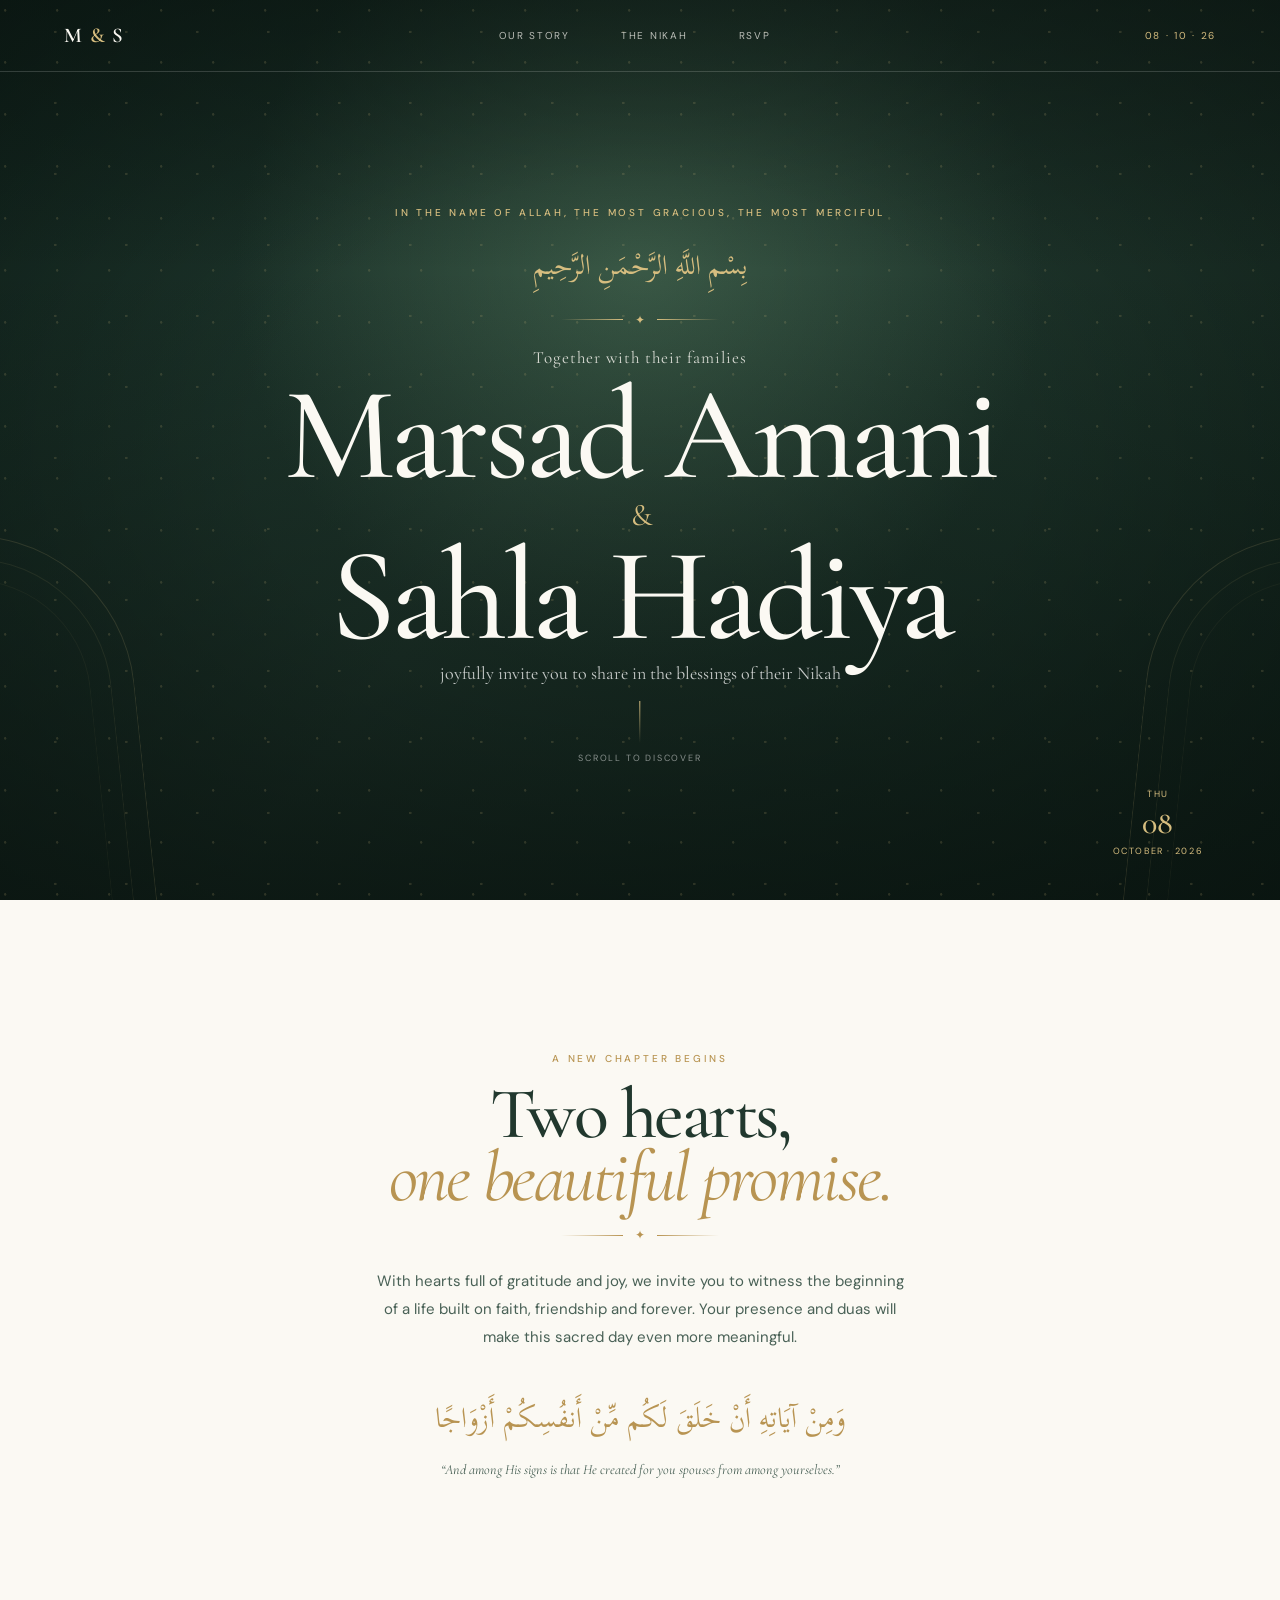
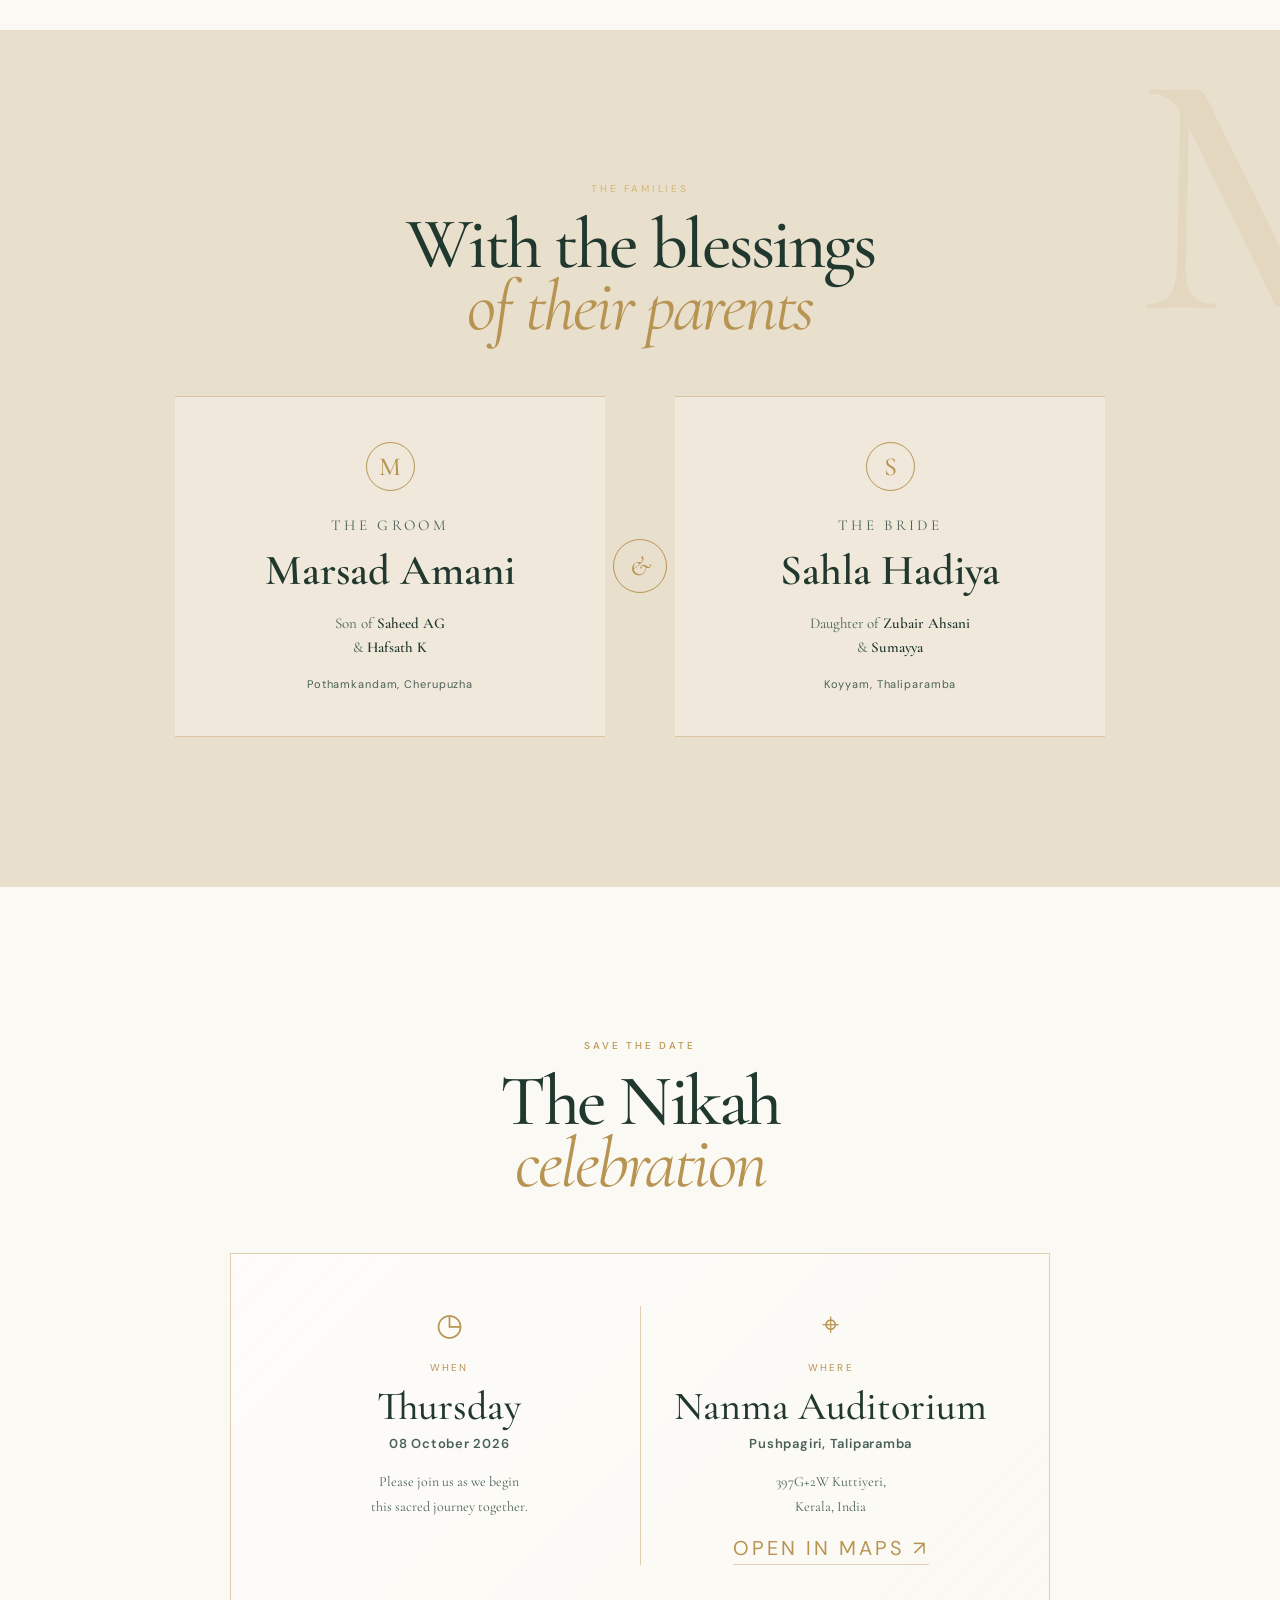
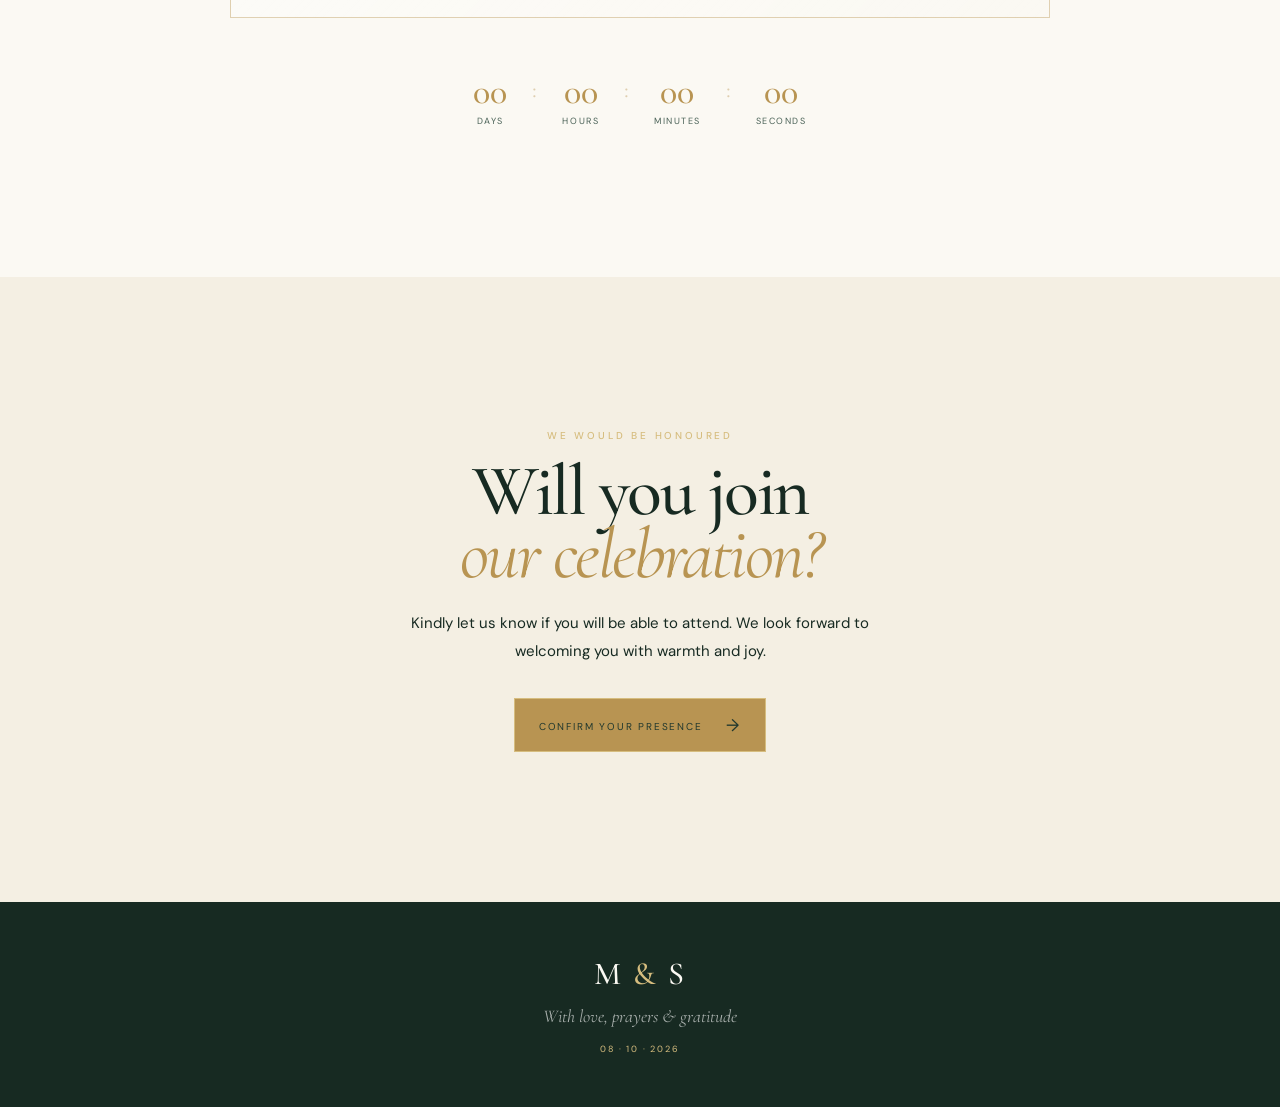
<file: index.html>
<!doctype html>
<html lang="en">

<head>
  <meta charset="utf-8">
  <meta name="viewport" content="width=device-width, initial-scale=1">
  <meta name="theme-color" content="#20372c">
  <title>Marsad Amani& Sahla Hadiya— Nikah Invitation</title>
  <meta name="description"
    content="The Nikah invitation of Marsad Amani and Sahla Hadiya on 08 October 2026 at Namna Auditorium, Pushpagiri, Taliparamba.">
  <link rel="preconnect" href="https://fonts.googleapis.com">
  <link rel="preconnect" href="https://fonts.gstatic.com" crossorigin>
  <link
    href="https://fonts.googleapis.com/css2?family=Cormorant+Garamond:wght@400;500;600;700&family=DM+Sans:wght@400;500;600&family=Scheherazade+New:wght@400;700&display=swap"
    rel="stylesheet">
  <link rel="stylesheet" href="style.css">
</head>

<body>
  <!-- <div class="grain" aria-hidden="true"></div>
  <div class="loader" id="loader" aria-label="Loading invitation">
    <div class="loader-mark"><span>M</span><i>&</i><span>S</span></div>
    <p>Opening your invitation</p>
  </div> -->

  <header class="site-header" id="top">
    <a class="mini-mark" href="#top" aria-label="Back to top">M <span>&</span> S</a>
    <nav aria-label="Primary navigation">
      <a href="#story">Our story</a>
      <a href="#details">The Nikah</a>
      <a href="#rsvp">RSVP</a>
    </nav>
    <a class="header-date" href="#details">08 · 10 · 26</a>
  </header>

  <main>
    <section class="hero" id="story">
      <div class="hero-pattern" aria-hidden="true"></div>
      <div class="arch arch-left" aria-hidden="true"></div>
      <div class="arch arch-right" aria-hidden="true"></div>
      <div class="hero-inner reveal">
        <p class="eyebrow">In the name of Allah, the Most Gracious, the Most Merciful</p>
        <p class="arabic" lang="ar" dir="rtl">بِسْمِ اللَّهِ الرَّحْمَنِ الرَّحِيمِ</p>
        <div class="ornament"><span></span><b>✦</b><span></span></div>
        <p class="invite-line">Together with their families</p>
        <h1><span>Marsad Amani</span><em>&</em><span>Sahla Hadiya</span></h1>
        <p class="hero-subtitle">joyfully invite you to share in the blessings<br class="mobile-break"> of their Nikah
        </p>
        <div class="scroll-cue"><span></span><small>Scroll to discover</small></div>
      </div>
      <div class="date-stamp" aria-label="October 8, 2026"><span>THU</span><strong>08</strong><span>OCTOBER ·
          2026</span></div>
    </section>

    <section class="welcome section-pad">
      <div class="section-shell narrow reveal">
        <p class="eyebrow dark">A new chapter begins</p>
        <h2>Two hearts,<br><i>one beautiful promise.</i></h2>
        <div class="ornament dark-ornament"><span></span><b>✦</b><span></span></div>
        <p class="body-copy">With hearts full of gratitude and joy, we invite you to witness the beginning of a life
          built on faith, friendship and forever. Your presence and duas will make this sacred day even more meaningful.
        </p>
        <p class="arabic quote" lang="ar" dir="rtl">وَمِنْ آيَاتِهِ أَنْ خَلَقَ لَكُم مِّنْ أَنفُسِكُمْ أَزْوَاجًا</p>
        <p class="translation">“And among His signs is that He created for you spouses from among yourselves.”</p>
      </div>
    </section>

    <section class="couple-section section-pad">
      <div class="section-shell">
        <div class="section-heading reveal">
          <p class="eyebrow">The families</p>
          <h2>With the blessings<br><i>of their parents</i></h2>
        </div>
        <div class="family-grid">
          <article class="family-card reveal">
            <div class="family-letter">M</div>
            <p class="card-label">The groom</p>
            <h3>Marsad Amani</h3>
            <p>Son of <strong>Saheed AG</strong><br>&amp; <strong>Hafsath K</strong></p><span>Pothamkandam,
              Cherupuzha</span>
          </article>
          <div class="ampersand reveal">&amp;</div>
          <article class="family-card reveal">
            <div class="family-letter">S</div>
            <p class="card-label">The bride</p>
            <h3>Sahla Hadiya</h3>
            <p>Daughter of <strong>Zubair Ahsani</strong><br>&amp; <strong>Sumayya</strong></p><span>Koyyam,
              Thaliparamba</span>
          </article>
        </div>
      </div>
    </section>

    <section class="details section-pad" id="details">
      <div class="section-shell">
        <div class="section-heading reveal">
          <p class="eyebrow dark">Save the date</p>
          <h2>The Nikah<br><i>celebration</i></h2>
        </div>
        <div class="detail-card reveal">
          <div class="detail-block">
            <div class="detail-icon">◷</div>
            <p class="card-label">When</p>
            <h3>Thursday</h3><strong>08 October 2026</strong>
            <p>Please join us as we begin<br>this sacred journey together.</p>
          </div>
          <div class="detail-divider"></div>
          <div class="detail-block">
            <div class="detail-icon">⌖</div>
            <p class="card-label">Where</p>
            <h3>Nanma Auditorium</h3><strong>Pushpagiri, Taliparamba</strong>
            <p>397G+2W Kuttiyeri,<br>Kerala, India</p><a class="text-link"
              href="https://www.google.com/maps/search/?api=1&query=Namna+Auditorium+Pushpagiri+Taliparamba"
              target="_blank" rel="noreferrer">Open in maps ↗</a>
          </div>
        </div>
        <div class="countdown reveal" aria-label="Countdown to the Nikah">
          <div><strong id="days">--</strong><span>Days</span></div><i>:</i>
          <div><strong id="hours">--</strong><span>Hours</span></div><i>:</i>
          <div><strong id="minutes">--</strong><span>Minutes</span></div><i>:</i>
          <div><strong id="seconds">--</strong><span>Seconds</span></div>
        </div>
      </div>
    </section>


    <!-- <section class="nasheed-section section-pad" id="nasheed">
      <div class="section-shell narrow reveal">
        <p class="eyebrow dark">A melody for the moment</p>
        <h2>Wedding<br><i>nasheed</i></h2>
        <p class="body-copy">Press play to listen to the nasheed chosen to accompany this celebration. May its words
          bring peace, blessings and joy.</p>
        <div class="nasheed-card">
          <div class="nasheed-art" aria-hidden="true"><span>♪</span></div>
          <div class="nasheed-copy">
            <p class="card-label">Our chosen soundtrack</p>
            <h3>With love &amp; duas</h3>
            <p>Tap play when you are ready</p>
          </div>
          <div class="nasheed-video"><iframe src="https://www.youtube-nocookie.com/embed/ivrumxRUz_Y?rel=0"
              title="Wedding nasheed" loading="lazy"
              allow="accelerometer; autoplay; clipboard-write; encrypted-media; gyroscope; picture-in-picture; web-share"
              allowfullscreen></iframe></div>
        </div>
      </div>
    </section> -->

    <section class="rsvp section-pad" id="rsvp">
      <div class="section-shell narrow reveal">
        <p class="eyebrow">We would be honoured</p>
        <h2>Will you join<br><i>our celebration?</i></h2>
        <p class="body-copy">Kindly let us know if you will be able to attend. We look forward to welcoming you with
          warmth and joy.</p>
        <button class="gold-button" id="rsvp-btn" type="button">Confirm your presence <span>→</span></button>
        <form id="rsvp-form" class="rsvp-form" hidden>
          <label>Your name<input id="name" name="name" type="text" placeholder="Enter your name" required></label>
          <label>Will you be joining us?<select id="attending" name="attending">
              <option>Yes, with pleasure</option>
              <option>Regretfully, I cannot attend</option>
            </select></label>
          <div class="form-actions"><button class="gold-button" type="submit">Send RSVP <span>→</span></button><button
              class="cancel-button" id="cancel-btn" type="button">Cancel</button></div>
        </form>
        <p class="form-success" id="form-success" hidden>Thank you, <span></span>. Your response has been received with
          gratitude.</p>
      </div>
    </section>
  </main>

  <footer class="site-footer">
    <div class="footer-mark">M <span>&</span> S</div>
    <p>With love, prayers &amp; gratitude</p><small>08 · 10 · 2026</small>
  </footer>
  <script src="script.js"></script>
</body>

</html>
</file>
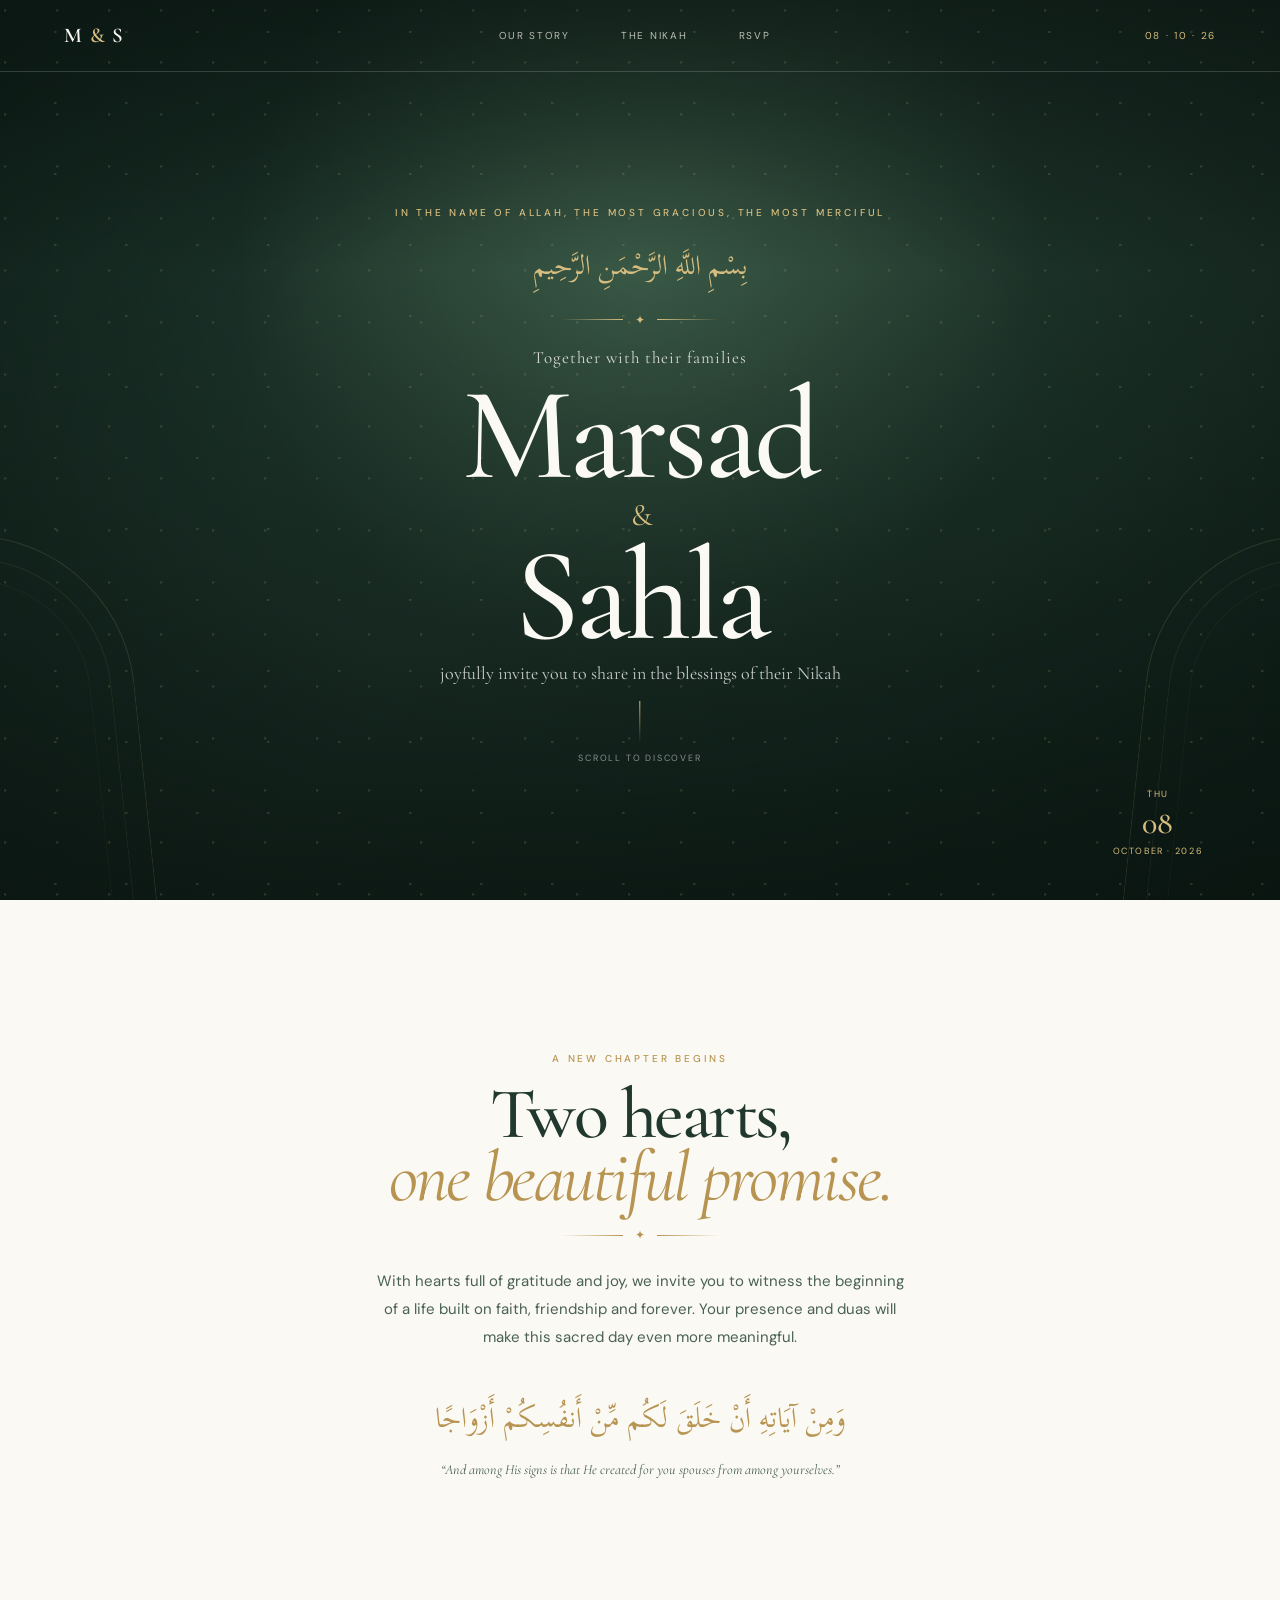
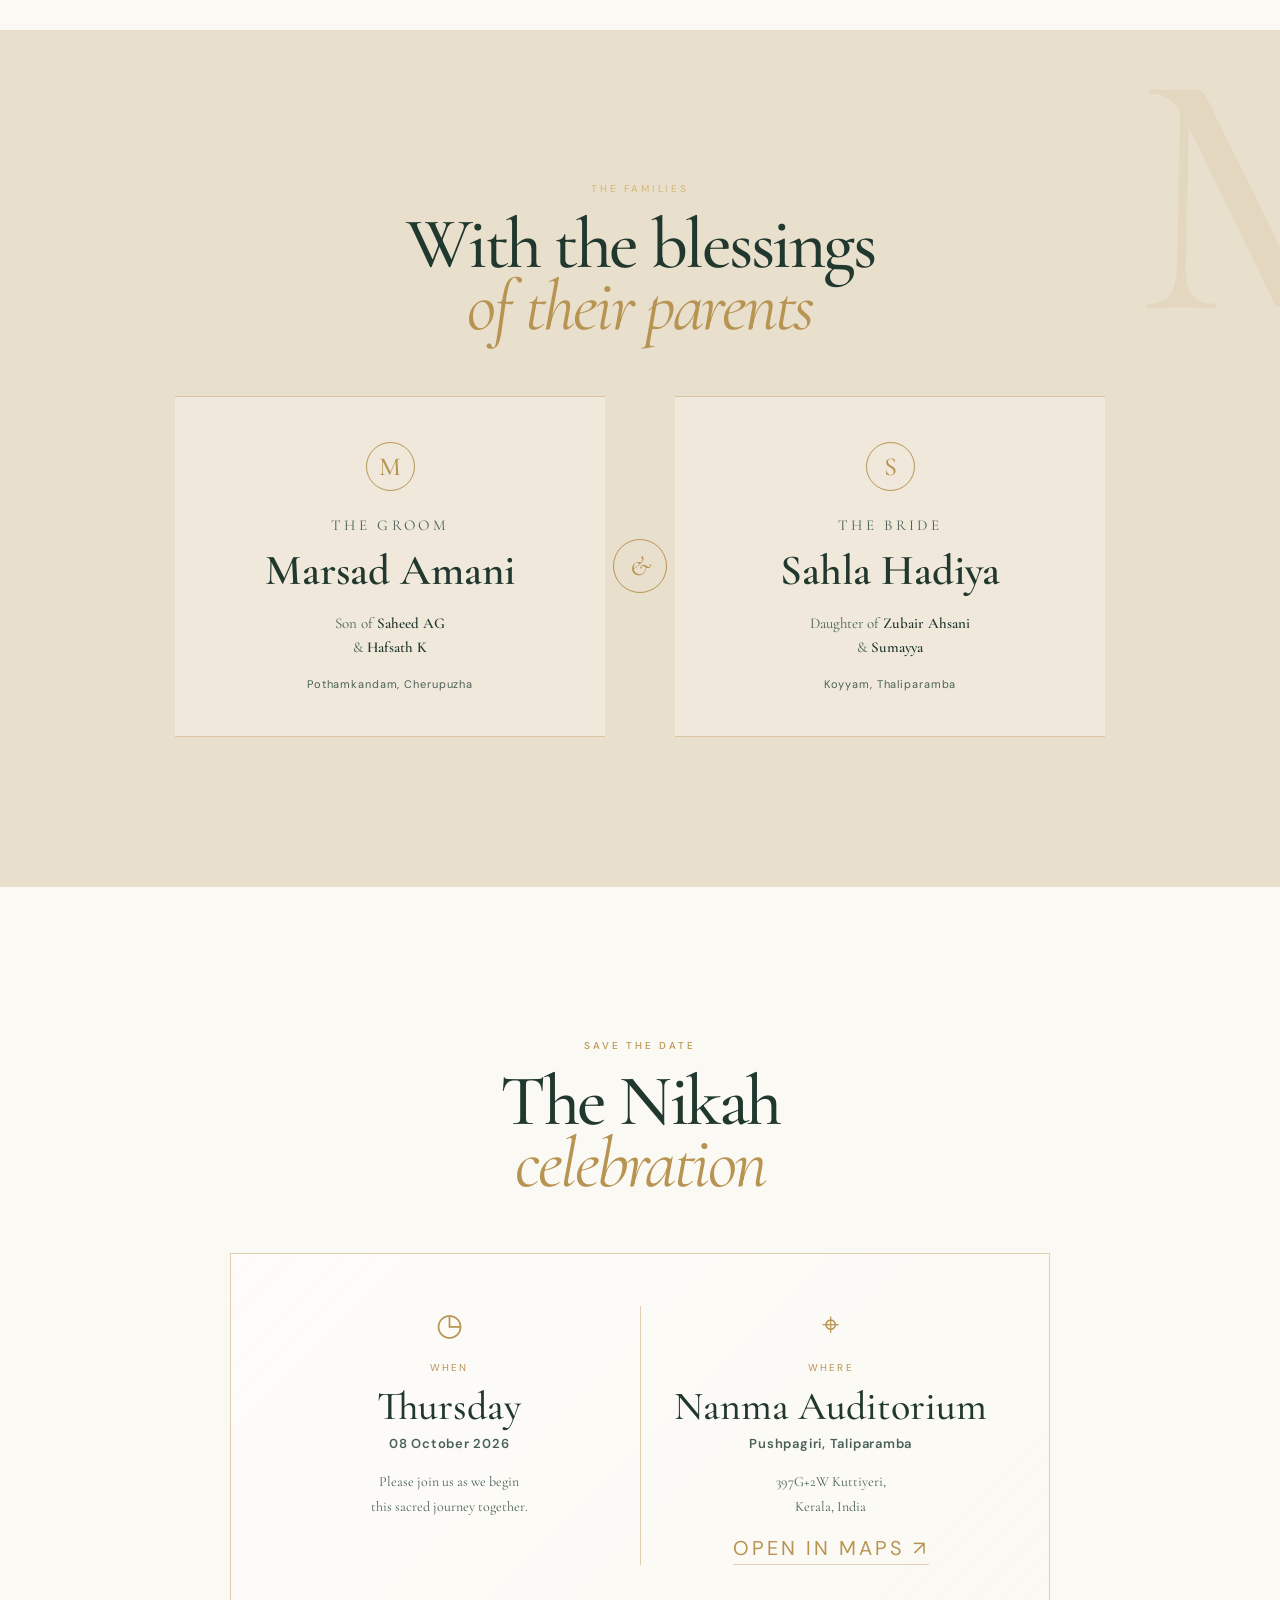
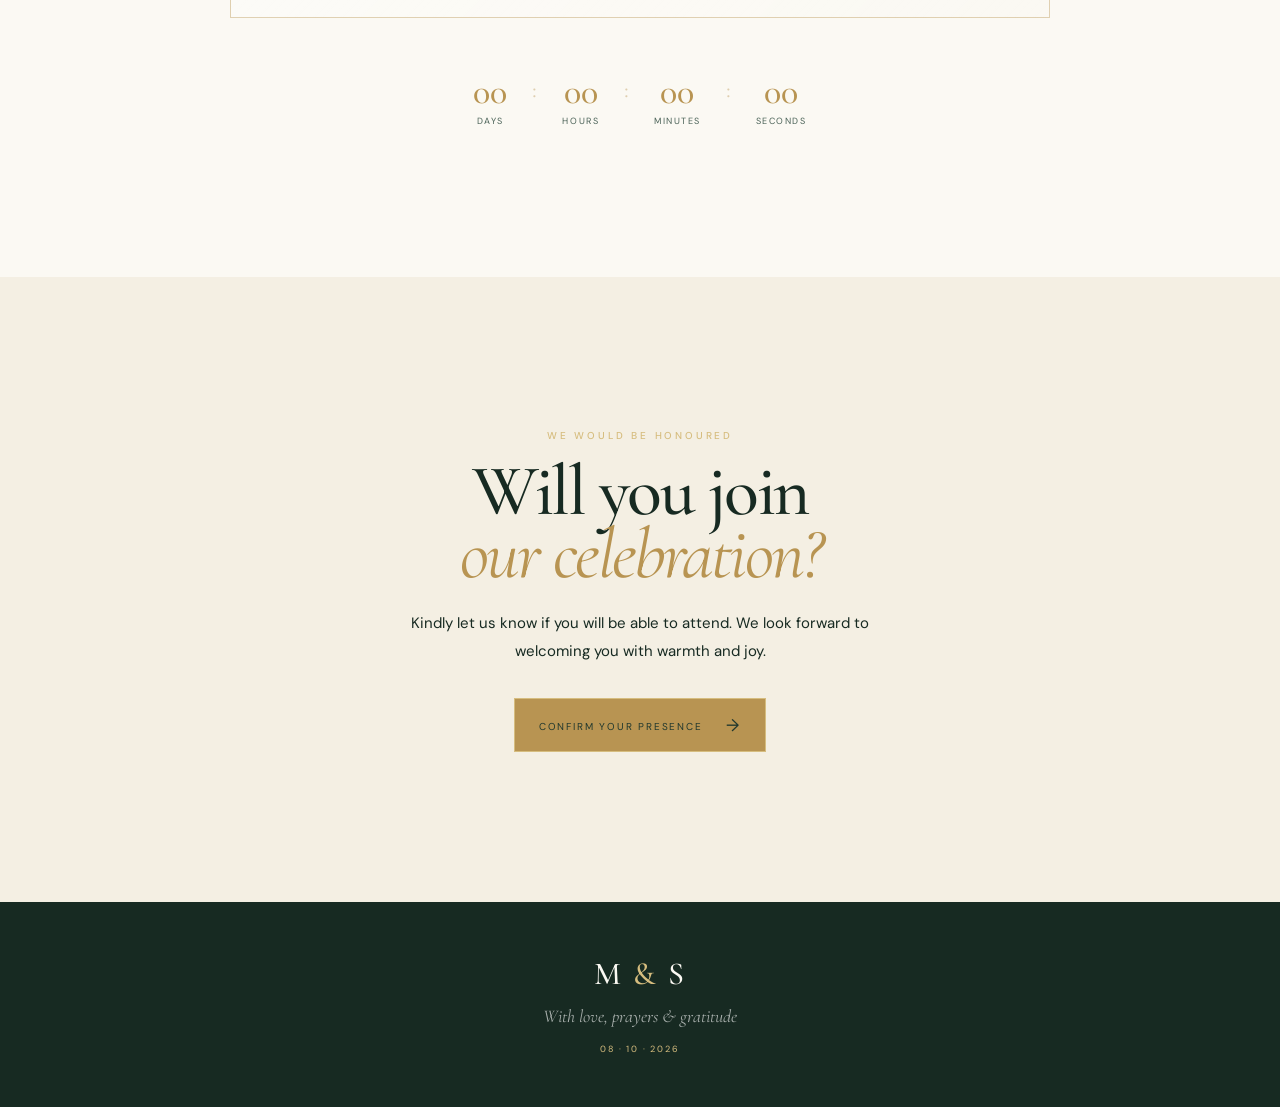
<file: marsad.html>
<!doctype html>
<html lang="en">

<head>
  <meta charset="utf-8">
  <meta name="viewport" content="width=device-width, initial-scale=1">
  <meta name="theme-color" content="#20372c">
  <title>Marsad & Sahla — Nikah Invitation</title>
  <meta name="description"
    content="The Nikah invitation of Marsad Amani and Sahla Hadiya on 08 October 2026 at Namna Auditorium, Pushpagiri, Taliparamba.">
  <link rel="preconnect" href="https://fonts.googleapis.com">
  <link rel="preconnect" href="https://fonts.gstatic.com" crossorigin>
  <link
    href="https://fonts.googleapis.com/css2?family=Cormorant+Garamond:wght@400;500;600;700&family=DM+Sans:wght@400;500;600&family=Scheherazade+New:wght@400;700&display=swap"
    rel="stylesheet">
  <link rel="stylesheet" href="marss.css">
</head>

<body>
  <!-- <div class="grain" aria-hidden="true"></div>
  <div class="loader" id="loader" aria-label="Loading invitation">
    <div class="loader-mark"><span>M</span><i>&</i><span>S</span></div>
    <p>Opening your invitation</p>
  </div> -->

  <header class="site-header" id="top">
    <a class="mini-mark" href="#top" aria-label="Back to top">M <span>&</span> S</a>
    <nav aria-label="Primary navigation">
      <a href="#story">Our story</a>
      <a href="#details">The Nikah</a>
      <a href="#rsvp">RSVP</a>
    </nav>
    <a class="header-date" href="#details">08 · 10 · 26</a>
  </header>

  <main>
    <section class="hero" id="story">
      <div class="hero-pattern" aria-hidden="true"></div>
      <div class="arch arch-left" aria-hidden="true"></div>
      <div class="arch arch-right" aria-hidden="true"></div>
      <div class="hero-inner reveal">
        <p class="eyebrow">In the name of Allah, the Most Gracious, the Most Merciful</p>
        <p class="arabic" lang="ar" dir="rtl">بِسْمِ اللَّهِ الرَّحْمَنِ الرَّحِيمِ</p>
        <div class="ornament"><span></span><b>✦</b><span></span></div>
        <p class="invite-line">Together with their families</p>
        <h1><span>Marsad</span><em>&</em><span>Sahla</span></h1>
        <p class="hero-subtitle">joyfully invite you to share in the blessings<br class="mobile-break"> of their Nikah
        </p>
        <div class="scroll-cue"><span></span><small>Scroll to discover</small></div>
      </div>
      <div class="date-stamp" aria-label="October 8, 2026"><span>THU</span><strong>08</strong><span>OCTOBER ·
          2026</span></div>
    </section>

    <section class="welcome section-pad">
      <div class="section-shell narrow reveal">
        <p class="eyebrow dark">A new chapter begins</p>
        <h2>Two hearts,<br><i>one beautiful promise.</i></h2>
        <div class="ornament dark-ornament"><span></span><b>✦</b><span></span></div>
        <p class="body-copy">With hearts full of gratitude and joy, we invite you to witness the beginning of a life
          built on faith, friendship and forever. Your presence and duas will make this sacred day even more meaningful.
        </p>
        <p class="arabic quote" lang="ar" dir="rtl">وَمِنْ آيَاتِهِ أَنْ خَلَقَ لَكُم مِّنْ أَنفُسِكُمْ أَزْوَاجًا</p>
        <p class="translation">“And among His signs is that He created for you spouses from among yourselves.”</p>
      </div>
    </section>

    <section class="couple-section section-pad">
      <div class="section-shell">
        <div class="section-heading reveal">
          <p class="eyebrow">The families</p>
          <h2>With the blessings<br><i>of their parents</i></h2>
        </div>
        <div class="family-grid">
          <article class="family-card reveal">
            <div class="family-letter">M</div>
            <p class="card-label">The groom</p>
            <h3>Marsad Amani</h3>
            <p>Son of <strong>Saheed AG</strong><br>&amp; <strong>Hafsath K</strong></p><span>Pothamkandam,
              Cherupuzha</span>
          </article>
          <div class="ampersand reveal">&amp;</div>
          <article class="family-card reveal">
            <div class="family-letter">S</div>
            <p class="card-label">The bride</p>
            <h3>Sahla Hadiya</h3>
            <p>Daughter of <strong>Zubair Ahsani</strong><br>&amp; <strong>Sumayya</strong></p><span>Koyyam,
              Thaliparamba</span>
          </article>
        </div>
      </div>
    </section>

    <section class="details section-pad" id="details">
      <div class="section-shell">
        <div class="section-heading reveal">
          <p class="eyebrow dark">Save the date</p>
          <h2>The Nikah<br><i>celebration</i></h2>
        </div>
        <div class="detail-card reveal">
          <div class="detail-block">
            <div class="detail-icon">◷</div>
            <p class="card-label">When</p>
            <h3>Thursday</h3><strong>08 October 2026</strong>
            <p>Please join us as we begin<br>this sacred journey together.</p>
          </div>
          <div class="detail-divider"></div>
          <div class="detail-block">
            <div class="detail-icon">⌖</div>
            <p class="card-label">Where</p>
            <h3>Nanma Auditorium</h3><strong>Pushpagiri, Taliparamba</strong>
            <p>397G+2W Kuttiyeri,<br>Kerala, India</p><a class="text-link"
              href="https://www.google.com/maps/search/?api=1&query=Namna+Auditorium+Pushpagiri+Taliparamba"
              target="_blank" rel="noreferrer">Open in maps ↗</a>
          </div>
        </div>
        <div class="countdown reveal" aria-label="Countdown to the Nikah">
          <div><strong id="days">--</strong><span>Days</span></div><i>:</i>
          <div><strong id="hours">--</strong><span>Hours</span></div><i>:</i>
          <div><strong id="minutes">--</strong><span>Minutes</span></div><i>:</i>
          <div><strong id="seconds">--</strong><span>Seconds</span></div>
        </div>
      </div>
    </section>


    <!-- <section class="nasheed-section section-pad" id="nasheed">
      <div class="section-shell narrow reveal">
        <p class="eyebrow dark">A melody for the moment</p>
        <h2>Wedding<br><i>nasheed</i></h2>
        <p class="body-copy">Press play to listen to the nasheed chosen to accompany this celebration. May its words
          bring peace, blessings and joy.</p>
        <div class="nasheed-card">
          <div class="nasheed-art" aria-hidden="true"><span>♪</span></div>
          <div class="nasheed-copy">
            <p class="card-label">Our chosen soundtrack</p>
            <h3>With love &amp; duas</h3>
            <p>Tap play when you are ready</p>
          </div>
          <div class="nasheed-video"><iframe src="https://www.youtube-nocookie.com/embed/ivrumxRUz_Y?rel=0"
              title="Wedding nasheed" loading="lazy"
              allow="accelerometer; autoplay; clipboard-write; encrypted-media; gyroscope; picture-in-picture; web-share"
              allowfullscreen></iframe></div>
        </div>
      </div>
    </section> -->

    <section class="rsvp section-pad" id="rsvp">
      <div class="section-shell narrow reveal">
        <p class="eyebrow">We would be honoured</p>
        <h2>Will you join<br><i>our celebration?</i></h2>
        <p class="body-copy">Kindly let us know if you will be able to attend. We look forward to welcoming you with
          warmth and joy.</p>
        <button class="gold-button" id="rsvp-btn" type="button">Confirm your presence <span>→</span></button>
        <form id="rsvp-form" class="rsvp-form" hidden>
          <label>Your name<input id="name" name="name" type="text" placeholder="Enter your name" required></label>
          <label>Will you be joining us?<select id="attending" name="attending">
              <option>Yes, with pleasure</option>
              <option>Regretfully, I cannot attend</option>
            </select></label>
          <div class="form-actions"><button class="gold-button" type="submit">Send RSVP <span>→</span></button><button
              class="cancel-button" id="cancel-btn" type="button">Cancel</button></div>
        </form>
        <p class="form-success" id="form-success" hidden>Thank you, <span></span>. Your response has been received with
          gratitude.</p>
      </div>
    </section>
  </main>

  <footer class="site-footer">
    <div class="footer-mark">M <span>&</span> S</div>
    <p>With love, prayers &amp; gratitude</p><small>08 · 10 · 2026</small>
  </footer>
  <script src="marssss.js"></script>
</body>

</html>
</file>
<file: style.css>
:root {
  --ink: #21382e;
  --ink-soft: #496156;
  --gold: #b89452;
  --gold-light: #d6bd7f;
  --paper: #f4efe3;
  --paper-deep: #e9dfcd;
  --cream: #fbf9f3;
  --line: rgba(184,148,82,.42);
  --serif: 'Cormorant Garamond', Georgia, serif;
  --sans: 'DM Sans', Arial, sans-serif;
  --arabic: 'Scheherazade New', serif;
  --ease: cubic-bezier(.22,1,.36,1);
}
* { box-sizing: border-box; margin: 0; padding: 0; }
html { scroll-behavior: smooth; }
body { background: var(--paper); color: var(--ink); font-family: var(--sans); overflow-x: hidden; }
button, input, select { font: inherit; }
a { color: inherit; text-decoration: none; }
.grain { position: fixed; inset: 0; z-index: 20; opacity: .08; pointer-events: none; background-image: url("data:image/svg+xml,%3Csvg viewBox='0 0 180 180' xmlns='http://www.w3.org/2000/svg'%3E%3Cfilter id='n'%3E%3CfeTurbulence type='fractalNoise' baseFrequency='.8' numOctaves='4' stitchTiles='stitch'/%3E%3C/filter%3E%3Crect width='100%25' height='100%25' filter='url(%23n)' opacity='.18'/%3E%3C/svg%3E"); }
.loader { position: fixed; inset: 0; z-index: 100; display: grid; place-content: center; gap: 18px; text-align: center; background: var(--ink); color: var(--gold-light); transition: opacity .8s var(--ease), visibility .8s; }
.loader.is-hidden { opacity: 0; visibility: hidden; }
.loader-mark, .footer-mark { font: 500 32px var(--serif); letter-spacing: .08em; }
.loader-mark i { font-size: 18px; color: var(--gold); padding: 0 4px; }
.loader p { font: 11px var(--sans); letter-spacing: .22em; text-transform: uppercase; color: rgba(255,255,255,.6); }
.site-header { height: 72px; position: absolute; top: 0; left: 0; right: 0; z-index: 30; display: flex; align-items: center; justify-content: space-between; padding: 0 clamp(22px,5vw,72px); color: var(--cream); border-bottom: 1px solid rgba(255,255,255,.16); }
.mini-mark { font: 600 21px var(--serif); letter-spacing: .06em; }
.mini-mark span, .footer-mark span { color: var(--gold-light); }
.site-header nav { display: flex; gap: clamp(20px,4vw,52px); }
.site-header nav a, .header-date { font-size: 10px; letter-spacing: .17em; text-transform: uppercase; opacity: .72; transition: opacity .25s ease, color .25s ease; }
.site-header nav a:hover { color: var(--gold-light); opacity: 1; }
.header-date { color: var(--gold-light); opacity: 1; }
.hero { min-height: 820px; height: 100vh; max-height: 980px; position: relative; display: grid; place-items: center; overflow: hidden; color: var(--cream); background: radial-gradient(circle at 50% 30%, rgba(62,94,74,.85), transparent 45%), linear-gradient(125deg, #142a22 0%, #21382e 45%, #152a21 100%); }
.hero::before { content: ''; position: absolute; inset: 0; background: linear-gradient(180deg, rgba(8,18,14,.55), transparent 30%, rgba(8,18,14,.72)), radial-gradient(ellipse at center, transparent 42%, rgba(0,0,0,.32) 100%); }
.hero-pattern { position: absolute; inset: 0; opacity: .16; background-image: radial-gradient(circle at 10% 20%, var(--gold-light) 0 1px, transparent 1.5px), radial-gradient(circle at 78% 45%, var(--gold-light) 0 1px, transparent 1.5px); background-size: 52px 52px, 71px 71px; }
.hero-inner { position: relative; z-index: 2; text-align: center; padding: 70px 20px 80px; }
.eyebrow { color: var(--gold-light); font: 500 10px var(--sans); letter-spacing: .28em; line-height: 1.7; text-transform: uppercase; }
.eyebrow.dark { color: var(--gold); }
.arabic { font: 400 27px var(--arabic); color: var(--gold-light); margin: 17px 0 12px; }
.ornament { display: flex; align-items: center; justify-content: center; gap: 12px; margin: 19px auto; color: var(--gold-light); }
.ornament span { display: block; width: 62px; height: 1px; background: linear-gradient(90deg, transparent, var(--gold-light)); }
.ornament span:last-child { transform: rotate(180deg); }
.ornament b { font-size: 12px; font-weight: 400; }
.invite-line { font: 400 17px var(--serif); letter-spacing: .06em; opacity: .82; }
h1 { margin: 18px 0 14px; font: 500 clamp(64px,11vw,132px)/.75 var(--serif); letter-spacing: -.035em; }
h1 span { display: block; }
h1 em { display: block; margin: 11px 0 13px; font: 400 31px var(--serif); color: var(--gold-light); }
.hero-subtitle { font: 400 18px/1.45 var(--serif); color: rgba(255,255,255,.76); }
.scroll-cue { position: absolute; bottom: 2px; left: 50%; transform: translateX(-50%); display: grid; justify-items: center; gap: 9px; color: rgba(255,255,255,.5); }
.scroll-cue span { display: block; height: 42px; width: 1px; background: linear-gradient(var(--gold-light), transparent); animation: scrollLine 2s ease-in-out infinite; }
.scroll-cue small { white-space: nowrap; font-size: 9px; letter-spacing: .2em; text-transform: uppercase; }
.date-stamp { position: absolute; z-index: 3; bottom: 43px; right: clamp(20px,6vw,100px); display: grid; gap: 3px; justify-items: center; color: var(--gold-light); font-size: 9px; letter-spacing: .18em; }
.date-stamp strong { font: 500 32px var(--serif); letter-spacing: 0; }
.arch { position: absolute; z-index: 1; width: 330px; height: 515px; border: 1px solid rgba(214,189,127,.33); border-bottom: 0; border-radius: 165px 165px 0 0; bottom: -150px; opacity: .45; }
.arch::before, .arch::after { content: ''; position: absolute; inset: 22px; border: 1px solid rgba(214,189,127,.2); border-bottom: 0; border-radius: inherit; }
.arch::after { inset: 43px; opacity: .6; }
.arch-left { left: -185px; transform: rotate(-6deg); }.arch-right { right: -185px; transform: rotate(6deg); }
.section-pad { padding: clamp(88px,12vw,150px) 24px; }
.section-shell { max-width: 1060px; margin: auto; }.narrow { max-width: 620px; text-align: center; }
.welcome { background: var(--cream); text-align: center; }
.welcome h2, .section-heading h2, .rsvp h2 { margin-top: 16px; font: 500 clamp(45px,6vw,72px)/.87 var(--serif); letter-spacing: -.035em; }
h2 i { color: var(--gold); font-style: italic; font-weight: 400; }
.dark-ornament { color: var(--gold); }.dark-ornament span { background: linear-gradient(90deg, transparent, var(--gold)); }
.body-copy { max-width: 530px; margin: 25px auto 0; color: var(--ink-soft); font: 400 15px/1.85 var(--sans); }
.quote { margin-top: 37px; font-size: 28px; color: var(--gold); }.translation { margin-top: 3px; color: var(--ink-soft); font: italic 14px/1.5 var(--serif); }
.couple-section { background: var(--paper-deep); position: relative; overflow: hidden; }.couple-section::before { content: 'M  S'; position: absolute; right: -40px; top: -45px; color: rgba(184,148,82,.1); font: 500 350px var(--serif); letter-spacing: -.35em; }
.section-heading { position: relative; text-align: center; margin-bottom: 58px; }.section-heading h2 { color: var(--ink); }
.family-grid { position: relative; display: grid; grid-template-columns: 1fr 70px 1fr; align-items: center; max-width: 930px; margin: auto; }.family-card { padding: 45px 26px; text-align: center; border-top: 1px solid var(--line); border-bottom: 1px solid var(--line); background: rgba(251,249,243,.35); }.family-letter { display: grid; place-items: center; width: 49px; height: 49px; margin: 0 auto 22px; border: 1px solid var(--gold); border-radius: 50%; color: var(--gold); font: 500 26px var(--serif); }.card-label { margin-bottom: 7px; color: var(--gold); font-size: 10px; letter-spacing: .22em; text-transform: uppercase; }.family-card h3 { font: 600 clamp(28px,4vw,43px) var(--serif); text-transform: capitalize; }.family-card p { margin-top: 15px; color: var(--ink-soft); font: 15px/1.6 var(--serif); }.family-card p strong { color: var(--ink); font-weight: 600; }.family-card > span { display: block; margin-top: 18px; color: var(--ink-soft); font-size: 11px; letter-spacing: .08em; }.ampersand { display: grid; place-items: center; width: 54px; height: 54px; margin: auto; background: var(--paper-deep); border: 1px solid var(--gold); border-radius: 50%; color: var(--gold); font: italic 28px var(--serif); z-index: 1; }
.details { background: var(--cream); }.detail-card { display: grid; grid-template-columns: 1fr 1px 1fr; max-width: 820px; margin: 56px auto 0; padding: 52px 28px; border: 1px solid var(--line); background: linear-gradient(135deg, rgba(255,255,255,.5), transparent); text-align: center; }.detail-block { padding: 0 20px; }.detail-icon { margin-bottom: 17px; color: var(--gold); font: 31px var(--serif); }.detail-block h3 { margin: 8px 0 2px; font: 500 clamp(28px,4vw,40px) var(--serif); }.detail-block strong { color: var(--ink-soft); font: 600 13px var(--sans); letter-spacing: .06em; }.detail-block > p:not(.card-label) { margin-top: 17px; color: var(--ink-soft); font: 14px/1.75 var(--serif); }.detail-divider { background: var(--line); }.text-link { display: inline-block; margin-top: 16px; color: var(--gold); font-size: 20px; letter-spacing: .15em; text-transform: uppercase; border-bottom: 1px solid var(--line); padding-bottom: 3px; }.countdown { display: flex; justify-content: center; align-items: center; gap: 25px; margin-top: 52px; color: var(--gold); }.countdown div { display: grid; gap: 2px; text-align: center; }.countdown strong { font: 500 36px var(--serif); }.countdown span { color: var(--ink-soft); font-size: 9px; letter-spacing: .17em; text-transform: uppercase; }.countdown i { font: 24px var(--serif); color: var(--line); align-self: start; margin-top: 5px; }
.nasheed-section { background: var(--paper-deep); }.nasheed-card { position: relative; display: grid; grid-template-columns: 100px 1fr; align-items: center; max-width: 560px; margin: 42px auto 0; padding: 20px; border: 1px solid var(--line); background: rgba(251,249,243,.52); text-align: left; }.nasheed-art { display: grid; place-items: center; width: 80px; height: 80px; border-radius: 50%; color: var(--gold-light); background: var(--ink); box-shadow: 0 0 0 7px rgba(184,148,82,.11), 0 0 0 8px var(--line); }.nasheed-art span { font: 38px var(--serif); transform: translateY(-2px); }.nasheed-copy h3 { margin-top: 2px; font: 500 30px var(--serif); }.nasheed-copy > p:last-child { margin-top: 2px; color: var(--ink-soft); font: italic 14px var(--serif); }.nasheed-video { grid-column: 1 / -1; margin-top: 20px; overflow: hidden; aspect-ratio: 16 / 9; background: var(--ink); }.nasheed-video iframe { width: 100%; height: 100%; border: 0; display: block; } */
.rsvp { background: var(--ink); color: var(--cream); position: relative; }.rsvp .body-copy { color: #172a22; }.rsvp h2 { color:#172a22; }.gold-button { margin-top: 32px; padding: 15px 24px; border: 1px solid var(--gold-light); background: var(--gold); color: var(--ink); cursor: pointer; font-size: 10px; letter-spacing: .18em; text-transform: uppercase; transition: transform .25s var(--ease), background .25s; }.gold-button span { margin-left: 19px; font-size: 17px; vertical-align: -1px; }.gold-button:hover { transform: translateY(-3px); background: var(--gold-light); }.rsvp-form { max-width: 410px; margin: 32px auto 0; text-align: left; }.rsvp-form label { display: grid; gap: 8px; margin-bottom: 18px; color: var(--gold-light); font-size: 10px; letter-spacing: .15em; text-transform: uppercase; }.rsvp-form input, .rsvp-form select { width: 100%; padding: 13px 14px; border: 1px solid rgba(214,189,127,.35); background: rgba(255,255,255,.06); color:#172a22; outline: 0; }.rsvp-form select option { color: var(--ink); }.rsvp-form input:focus, .rsvp-form select:focus { border-color: var(--gold-light); }.form-actions { display: flex; align-items: center; gap: 18px; }.form-actions .gold-button { margin-top: 6px; }.cancel-button { border: 0; background: transparent; color: rgba(255,255,255,.65); cursor: pointer; font-size: 11px; }.form-success { margin-top: 30px; color: var(--gold-light); font: 18px/1.5 var(--serif); }.form-success span { color: #172a22; }
.site-footer { padding: 52px 24px; background: #172a22; color: rgba(255,255,255,.62); text-align: center; }.site-footer .footer-mark { color: var(--cream); margin-bottom: 12px; }.site-footer p { font: italic 18px var(--serif); }.site-footer small { display: block; margin-top: 16px; color: var(--gold-light); font-size: 9px; letter-spacing: .2em; }
.reveal { opacity: 0; transform: translateY(26px); transition: opacity .9s var(--ease), transform .9s var(--ease); }.reveal.is-visible { opacity: 1; transform: none; }
@keyframes scrollLine { 0%,100% { transform: scaleY(.55); transform-origin: top; opacity: .45; } 50% { transform: scaleY(1); transform-origin: top; opacity: 1; } }
@media (max-width: 700px) { .site-header { height: 62px; }.site-header nav { display: none; }.header-date { font-size: 9px; }.hero { min-height: 730px; }.hero-inner { padding-top: 75px; }.eyebrow { font-size: 9px; }.arabic { font-size: 23px; }.invite-line { font-size: 15px; } h1 { font-size: clamp(65px,20vw,100px); } h1 em { font-size: 25px; margin: 14px 0 16px; }.hero-subtitle { font-size: 16px; }.date-stamp { right: auto; left: 50%; bottom: 38px; transform: translateX(-50%); }.arch { width: 210px; height: 390px; bottom: -170px; }.arch-left { left: -125px; }.arch-right { right: -125px; }.section-pad { padding-left: 20px; padding-right: 20px; }.welcome h2, .section-heading h2, .rsvp h2 { font-size: 51px; }.body-copy { font-size: 14px; }.family-grid { grid-template-columns: 1fr; gap: 20px; }.ampersand { margin: -2px auto; }.family-card { padding: 34px 18px; }.detail-card { grid-template-columns: 1fr; gap: 38px; margin-top: 38px; padding: 38px 18px; }.detail-divider { width: 70%; height: 1px; margin: auto; }.countdown { gap: 11px; }.countdown strong { font-size: 29px; }.countdown span { font-size: 8px; letter-spacing: .08em; }.countdown i { font-size: 18px; }.mobile-break { display: block; } }
@media (min-width: 701px) { .mobile-break { display: none; } }
@media (prefers-reduced-motion: reduce) { html { scroll-behavior: auto; }.reveal, .reveal.is-visible { opacity: 1; transform: none; transition: none; }.scroll-cue span { animation: none; } }
</file>
<file: marss.css>
:root {
  --ink: #21382e;
  --ink-soft: #496156;
  --gold: #b89452;
  --gold-light: #d6bd7f;
  --paper: #f4efe3;
  --paper-deep: #e9dfcd;
  --cream: #fbf9f3;
  --line: rgba(184,148,82,.42);
  --serif: 'Cormorant Garamond', Georgia, serif;
  --sans: 'DM Sans', Arial, sans-serif;
  --arabic: 'Scheherazade New', serif;
  --ease: cubic-bezier(.22,1,.36,1);
}
* { box-sizing: border-box; margin: 0; padding: 0; }
html { scroll-behavior: smooth; }
body { background: var(--paper); color: var(--ink); font-family: var(--sans); overflow-x: hidden; }
button, input, select { font: inherit; }
a { color: inherit; text-decoration: none; }
.grain { position: fixed; inset: 0; z-index: 20; opacity: .08; pointer-events: none; background-image: url("data:image/svg+xml,%3Csvg viewBox='0 0 180 180' xmlns='http://www.w3.org/2000/svg'%3E%3Cfilter id='n'%3E%3CfeTurbulence type='fractalNoise' baseFrequency='.8' numOctaves='4' stitchTiles='stitch'/%3E%3C/filter%3E%3Crect width='100%25' height='100%25' filter='url(%23n)' opacity='.18'/%3E%3C/svg%3E"); }
.loader { position: fixed; inset: 0; z-index: 100; display: grid; place-content: center; gap: 18px; text-align: center; background: var(--ink); color: var(--gold-light); transition: opacity .8s var(--ease), visibility .8s; }
.loader.is-hidden { opacity: 0; visibility: hidden; }
.loader-mark, .footer-mark { font: 500 32px var(--serif); letter-spacing: .08em; }
.loader-mark i { font-size: 18px; color: var(--gold); padding: 0 4px; }
.loader p { font: 11px var(--sans); letter-spacing: .22em; text-transform: uppercase; color: rgba(255,255,255,.6); }
.site-header { height: 72px; position: absolute; top: 0; left: 0; right: 0; z-index: 30; display: flex; align-items: center; justify-content: space-between; padding: 0 clamp(22px,5vw,72px); color: var(--cream); border-bottom: 1px solid rgba(255,255,255,.16); }
.mini-mark { font: 600 21px var(--serif); letter-spacing: .06em; }
.mini-mark span, .footer-mark span { color: var(--gold-light); }
.site-header nav { display: flex; gap: clamp(20px,4vw,52px); }
.site-header nav a, .header-date { font-size: 10px; letter-spacing: .17em; text-transform: uppercase; opacity: .72; transition: opacity .25s ease, color .25s ease; }
.site-header nav a:hover { color: var(--gold-light); opacity: 1; }
.header-date { color: var(--gold-light); opacity: 1; }
.hero { min-height: 820px; height: 100vh; max-height: 980px; position: relative; display: grid; place-items: center; overflow: hidden; color: var(--cream); background: radial-gradient(circle at 50% 30%, rgba(62,94,74,.85), transparent 45%), linear-gradient(125deg, #142a22 0%, #21382e 45%, #152a21 100%); }
.hero::before { content: ''; position: absolute; inset: 0; background: linear-gradient(180deg, rgba(8,18,14,.55), transparent 30%, rgba(8,18,14,.72)), radial-gradient(ellipse at center, transparent 42%, rgba(0,0,0,.32) 100%); }
.hero-pattern { position: absolute; inset: 0; opacity: .16; background-image: radial-gradient(circle at 10% 20%, var(--gold-light) 0 1px, transparent 1.5px), radial-gradient(circle at 78% 45%, var(--gold-light) 0 1px, transparent 1.5px); background-size: 52px 52px, 71px 71px; }
.hero-inner { position: relative; z-index: 2; text-align: center; padding: 70px 20px 80px; }
.eyebrow { color: var(--gold-light); font: 500 10px var(--sans); letter-spacing: .28em; line-height: 1.7; text-transform: uppercase; }
.eyebrow.dark { color: var(--gold); }
.arabic { font: 400 27px var(--arabic); color: var(--gold-light); margin: 17px 0 12px; }
.ornament { display: flex; align-items: center; justify-content: center; gap: 12px; margin: 19px auto; color: var(--gold-light); }
.ornament span { display: block; width: 62px; height: 1px; background: linear-gradient(90deg, transparent, var(--gold-light)); }
.ornament span:last-child { transform: rotate(180deg); }
.ornament b { font-size: 12px; font-weight: 400; }
.invite-line { font: 400 17px var(--serif); letter-spacing: .06em; opacity: .82; }
h1 { margin: 18px 0 14px; font: 500 clamp(64px,11vw,132px)/.75 var(--serif); letter-spacing: -.035em; }
h1 span { display: block; }
h1 em { display: block; margin: 11px 0 13px; font: 400 31px var(--serif); color: var(--gold-light); }
.hero-subtitle { font: 400 18px/1.45 var(--serif); color: rgba(255,255,255,.76); }
.scroll-cue { position: absolute; bottom: 2px; left: 50%; transform: translateX(-50%); display: grid; justify-items: center; gap: 9px; color: rgba(255,255,255,.5); }
.scroll-cue span { display: block; height: 42px; width: 1px; background: linear-gradient(var(--gold-light), transparent); animation: scrollLine 2s ease-in-out infinite; }
.scroll-cue small { white-space: nowrap; font-size: 9px; letter-spacing: .2em; text-transform: uppercase; }
.date-stamp { position: absolute; z-index: 3; bottom: 43px; right: clamp(20px,6vw,100px); display: grid; gap: 3px; justify-items: center; color: var(--gold-light); font-size: 9px; letter-spacing: .18em; }
.date-stamp strong { font: 500 32px var(--serif); letter-spacing: 0; }
.arch { position: absolute; z-index: 1; width: 330px; height: 515px; border: 1px solid rgba(214,189,127,.33); border-bottom: 0; border-radius: 165px 165px 0 0; bottom: -150px; opacity: .45; }
.arch::before, .arch::after { content: ''; position: absolute; inset: 22px; border: 1px solid rgba(214,189,127,.2); border-bottom: 0; border-radius: inherit; }
.arch::after { inset: 43px; opacity: .6; }
.arch-left { left: -185px; transform: rotate(-6deg); }.arch-right { right: -185px; transform: rotate(6deg); }
.section-pad { padding: clamp(88px,12vw,150px) 24px; }
.section-shell { max-width: 1060px; margin: auto; }.narrow { max-width: 620px; text-align: center; }
.welcome { background: var(--cream); text-align: center; }
.welcome h2, .section-heading h2, .rsvp h2 { margin-top: 16px; font: 500 clamp(45px,6vw,72px)/.87 var(--serif); letter-spacing: -.035em; }
h2 i { color: var(--gold); font-style: italic; font-weight: 400; }
.dark-ornament { color: var(--gold); }.dark-ornament span { background: linear-gradient(90deg, transparent, var(--gold)); }
.body-copy { max-width: 530px; margin: 25px auto 0; color: var(--ink-soft); font: 400 15px/1.85 var(--sans); }
.quote { margin-top: 37px; font-size: 28px; color: var(--gold); }.translation { margin-top: 3px; color: var(--ink-soft); font: italic 14px/1.5 var(--serif); }
.couple-section { background: var(--paper-deep); position: relative; overflow: hidden; }.couple-section::before { content: 'M  S'; position: absolute; right: -40px; top: -45px; color: rgba(184,148,82,.1); font: 500 350px var(--serif); letter-spacing: -.35em; }
.section-heading { position: relative; text-align: center; margin-bottom: 58px; }.section-heading h2 { color: var(--ink); }
.family-grid { position: relative; display: grid; grid-template-columns: 1fr 70px 1fr; align-items: center; max-width: 930px; margin: auto; }.family-card { padding: 45px 26px; text-align: center; border-top: 1px solid var(--line); border-bottom: 1px solid var(--line); background: rgba(251,249,243,.35); }.family-letter { display: grid; place-items: center; width: 49px; height: 49px; margin: 0 auto 22px; border: 1px solid var(--gold); border-radius: 50%; color: var(--gold); font: 500 26px var(--serif); }.card-label { margin-bottom: 7px; color: var(--gold); font-size: 10px; letter-spacing: .22em; text-transform: uppercase; }.family-card h3 { font: 600 clamp(28px,4vw,43px) var(--serif); text-transform: capitalize; }.family-card p { margin-top: 15px; color: var(--ink-soft); font: 15px/1.6 var(--serif); }.family-card p strong { color: var(--ink); font-weight: 600; }.family-card > span { display: block; margin-top: 18px; color: var(--ink-soft); font-size: 11px; letter-spacing: .08em; }.ampersand { display: grid; place-items: center; width: 54px; height: 54px; margin: auto; background: var(--paper-deep); border: 1px solid var(--gold); border-radius: 50%; color: var(--gold); font: italic 28px var(--serif); z-index: 1; }
.details { background: var(--cream); }.detail-card { display: grid; grid-template-columns: 1fr 1px 1fr; max-width: 820px; margin: 56px auto 0; padding: 52px 28px; border: 1px solid var(--line); background: linear-gradient(135deg, rgba(255,255,255,.5), transparent); text-align: center; }.detail-block { padding: 0 20px; }.detail-icon { margin-bottom: 17px; color: var(--gold); font: 31px var(--serif); }.detail-block h3 { margin: 8px 0 2px; font: 500 clamp(28px,4vw,40px) var(--serif); }.detail-block strong { color: var(--ink-soft); font: 600 13px var(--sans); letter-spacing: .06em; }.detail-block > p:not(.card-label) { margin-top: 17px; color: var(--ink-soft); font: 14px/1.75 var(--serif); }.detail-divider { background: var(--line); }.text-link { display: inline-block; margin-top: 16px; color: var(--gold); font-size: 20px; letter-spacing: .15em; text-transform: uppercase; border-bottom: 1px solid var(--line); padding-bottom: 3px; }.countdown { display: flex; justify-content: center; align-items: center; gap: 25px; margin-top: 52px; color: var(--gold); }.countdown div { display: grid; gap: 2px; text-align: center; }.countdown strong { font: 500 36px var(--serif); }.countdown span { color: var(--ink-soft); font-size: 9px; letter-spacing: .17em; text-transform: uppercase; }.countdown i { font: 24px var(--serif); color: var(--line); align-self: start; margin-top: 5px; }
.nasheed-section { background: var(--paper-deep); }.nasheed-card { position: relative; display: grid; grid-template-columns: 100px 1fr; align-items: center; max-width: 560px; margin: 42px auto 0; padding: 20px; border: 1px solid var(--line); background: rgba(251,249,243,.52); text-align: left; }.nasheed-art { display: grid; place-items: center; width: 80px; height: 80px; border-radius: 50%; color: var(--gold-light); background: var(--ink); box-shadow: 0 0 0 7px rgba(184,148,82,.11), 0 0 0 8px var(--line); }.nasheed-art span { font: 38px var(--serif); transform: translateY(-2px); }.nasheed-copy h3 { margin-top: 2px; font: 500 30px var(--serif); }.nasheed-copy > p:last-child { margin-top: 2px; color: var(--ink-soft); font: italic 14px var(--serif); }.nasheed-video { grid-column: 1 / -1; margin-top: 20px; overflow: hidden; aspect-ratio: 16 / 9; background: var(--ink); }.nasheed-video iframe { width: 100%; height: 100%; border: 0; display: block; } */
.rsvp { background: var(--ink); color: var(--cream); position: relative; }.rsvp .body-copy { color: #172a22; }.rsvp h2 { color:#172a22; }.gold-button { margin-top: 32px; padding: 15px 24px; border: 1px solid var(--gold-light); background: var(--gold); color: var(--ink); cursor: pointer; font-size: 10px; letter-spacing: .18em; text-transform: uppercase; transition: transform .25s var(--ease), background .25s; }.gold-button span { margin-left: 19px; font-size: 17px; vertical-align: -1px; }.gold-button:hover { transform: translateY(-3px); background: var(--gold-light); }.rsvp-form { max-width: 410px; margin: 32px auto 0; text-align: left; }.rsvp-form label { display: grid; gap: 8px; margin-bottom: 18px; color: var(--gold-light); font-size: 10px; letter-spacing: .15em; text-transform: uppercase; }.rsvp-form input, .rsvp-form select { width: 100%; padding: 13px 14px; border: 1px solid rgba(214,189,127,.35); background: rgba(255,255,255,.06); color:#172a22; outline: 0; }.rsvp-form select option { color: var(--ink); }.rsvp-form input:focus, .rsvp-form select:focus { border-color: var(--gold-light); }.form-actions { display: flex; align-items: center; gap: 18px; }.form-actions .gold-button { margin-top: 6px; }.cancel-button { border: 0; background: transparent; color: rgba(255,255,255,.65); cursor: pointer; font-size: 11px; }.form-success { margin-top: 30px; color: var(--gold-light); font: 18px/1.5 var(--serif); }.form-success span { color: #172a22; }
.site-footer { padding: 52px 24px; background: #172a22; color: rgba(255,255,255,.62); text-align: center; }.site-footer .footer-mark { color: var(--cream); margin-bottom: 12px; }.site-footer p { font: italic 18px var(--serif); }.site-footer small { display: block; margin-top: 16px; color: var(--gold-light); font-size: 9px; letter-spacing: .2em; }
.reveal { opacity: 0; transform: translateY(26px); transition: opacity .9s var(--ease), transform .9s var(--ease); }.reveal.is-visible { opacity: 1; transform: none; }
@keyframes scrollLine { 0%,100% { transform: scaleY(.55); transform-origin: top; opacity: .45; } 50% { transform: scaleY(1); transform-origin: top; opacity: 1; } }
@media (max-width: 700px) { .site-header { height: 62px; }.site-header nav { display: none; }.header-date { font-size: 9px; }.hero { min-height: 730px; }.hero-inner { padding-top: 75px; }.eyebrow { font-size: 9px; }.arabic { font-size: 23px; }.invite-line { font-size: 15px; } h1 { font-size: clamp(65px,20vw,100px); } h1 em { font-size: 25px; margin: 14px 0 16px; }.hero-subtitle { font-size: 16px; }.date-stamp { right: auto; left: 50%; bottom: 38px; transform: translateX(-50%); }.arch { width: 210px; height: 390px; bottom: -170px; }.arch-left { left: -125px; }.arch-right { right: -125px; }.section-pad { padding-left: 20px; padding-right: 20px; }.welcome h2, .section-heading h2, .rsvp h2 { font-size: 51px; }.body-copy { font-size: 14px; }.family-grid { grid-template-columns: 1fr; gap: 20px; }.ampersand { margin: -2px auto; }.family-card { padding: 34px 18px; }.detail-card { grid-template-columns: 1fr; gap: 38px; margin-top: 38px; padding: 38px 18px; }.detail-divider { width: 70%; height: 1px; margin: auto; }.countdown { gap: 11px; }.countdown strong { font-size: 29px; }.countdown span { font-size: 8px; letter-spacing: .08em; }.countdown i { font-size: 18px; }.mobile-break { display: block; } }
@media (min-width: 701px) { .mobile-break { display: none; } }
@media (prefers-reduced-motion: reduce) { html { scroll-behavior: auto; }.reveal, .reveal.is-visible { opacity: 1; transform: none; transition: none; }.scroll-cue span { animation: none; } }
</file>
